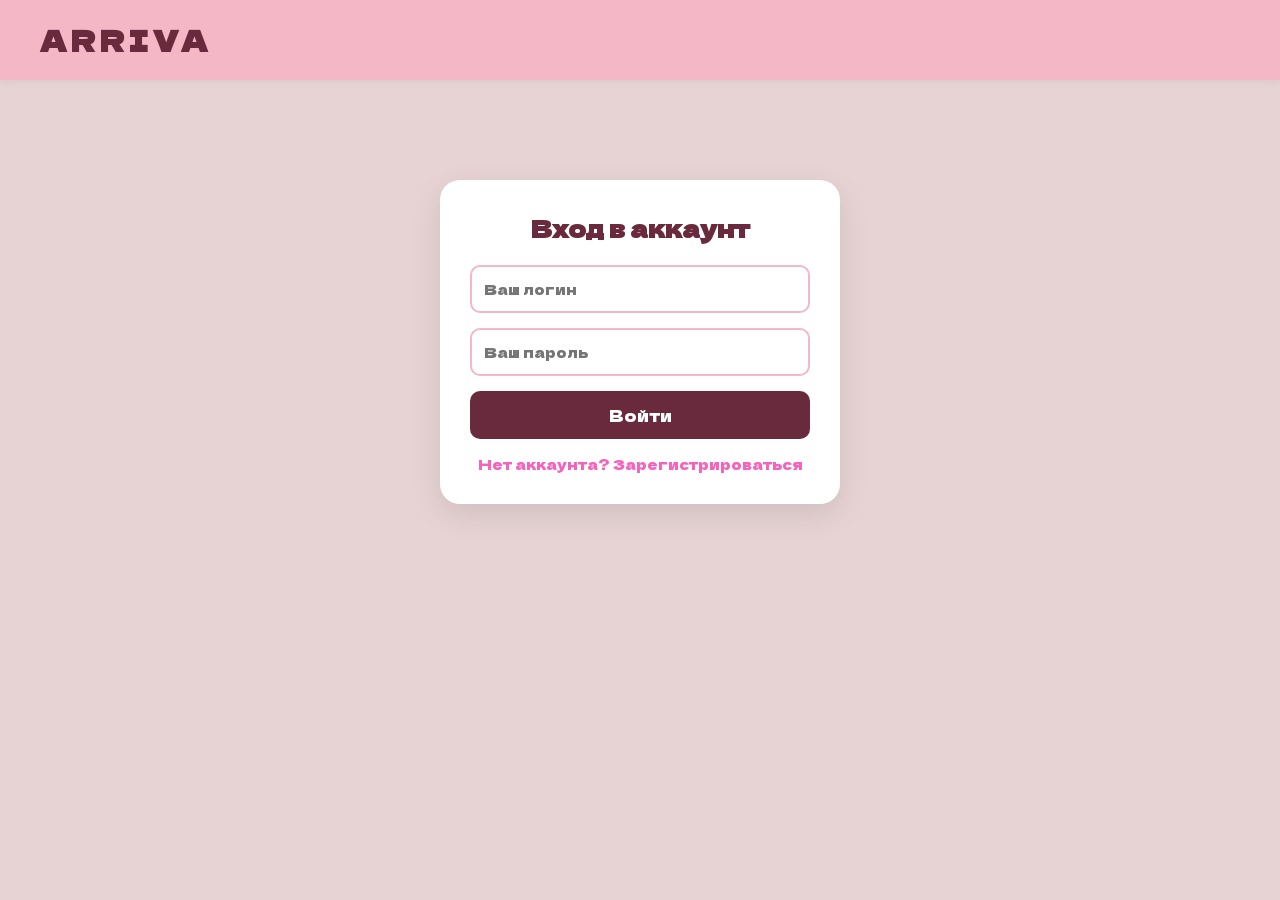
<file: admin.html>
<!DOCTYPE html>
<html lang="ru">
<head>
    <meta charset="UTF-8">
    <meta name="viewport" content="width=device-width, initial-scale=1.0">
    <title>АРРИВА — Вход</title>
    <link rel="stylesheet" href="style.css">
    <style>
        /* Стили только для страницы входа */
        .auth-container {
            max-width: 400px;
            margin: 100px auto;
            background: #fff;
            padding: 30px;
            border-radius: 20px;
            box-shadow: 0 10px 30px rgba(0,0,0,0.1);
        }
        .auth-container h2 {
            text-align: center;
            margin-bottom: 20px;
            color: #682a3c;
        }
        .auth-input {
            width: 100%;
            padding: 12px;
            margin-bottom: 15px;
            border: 2px solid #f3b7c6;
            border-radius: 10px;
            font-family: inherit;
            font-size: 14px;
            box-sizing: border-box;
        }
        .auth-btn {
            width: 100%;
            padding: 12px;
            background: #682a3c;
            color: #fff;
            border: none;
            border-radius: 10px;
            font-family: inherit;
            font-size: 16px;
            cursor: pointer;
            transition: background 0.3s;
        }
        .auth-btn:hover { background: #f563bd; }
        .auth-link {
            display: block;
            text-align: center;
            margin-top: 15px;
            color: #f563bd;
            text-decoration: none;
            font-size: 14px;
        }
        .error-msg {
            color: red;
            text-align: center;
            font-size: 13px;
            margin-bottom: 10px;
            display: none;
        }
    </style>
</head>
<body>

    <header>
        <div class="logo">ARRIVA</div>
    </header>

    <div class="auth-container">
        <h2>Вход в аккаунт</h2>
        <div id="error" class="error-msg"></div>
        
        <input type="text" id="login-username" class="auth-input" placeholder="Ваш логин">
        <input type="password" id="login-password" class="auth-input" placeholder="Ваш пароль">
        <button class="auth-btn" onclick="login()">Войти</button>

        <a href="#" class="auth-link" onclick="toggleView()">Нет аккаунта? Зарегистрироваться</a>
    </div>

    <!-- Блок регистрации (скрыт по умолчанию) -->
    <div class="auth-container" id="register-box" style="display: none;">
        <h2>Регистрация</h2>
        <div id="reg-error" class="error-msg"></div>

        <input type="text" id="reg-username" class="auth-input" placeholder="Придумайте логин">
        <input type="password" id="reg-password" class="auth-input" placeholder="Придумайте пароль">
        <button class="auth-btn" onclick="register()">Создать аккаунт</button>

        <a href="#" class="auth-link" onclick="toggleView()">Уже есть аккаунт? Войти</a>
    </div>

    <script>
        // ====== ЛОГИКА РЕГИСТРАЦИИ И ВХОДА ======

        // Получаем список всех пользователей из localStorage (или пустой массив, если там ничего нет)
        function getUsers() {
            return JSON.parse(localStorage.getItem('arriva_users')) || [];
        }

        // Сохраняем обновленный список пользователей
        function saveUsers(users) {
            localStorage.setItem('arriva_users', JSON.stringify(users));
        }

        // Переключение между окном Входа и Регистрации
        function toggleView() {
            const loginBox = document.querySelector('.auth-container');
            const regBox = document.getElementById('register-box');
            
            if (loginBox.style.display === 'none') {
                loginBox.style.display = 'block';
                regBox.style.display = 'none';
            } else {
                loginBox.style.display = 'none';
                regBox.style.display = 'block';
            }
        }

        // Функция РЕГИСТРАЦИИ
        function register() {
            const username = document.getElementById('reg-username').value.trim();
            const password = document.getElementById('reg-password').value;
            const errorBox = document.getElementById('reg-error');

            if (!username || !password) {
                errorBox.textContent = "Заполните все поля!";
                errorBox.style.display = 'block';
                return;
            }

            const users = getUsers();

            // Проверка на уникальность логина
            const userExists = users.find(u => u.username.toLowerCase() === username.toLowerCase());
            if (userExists) {
                errorBox.textContent = "Этот логин уже занят!";
                errorBox.style.display = 'block';
                return;
            }   

            // Добавляем нового пользователя
            // Первый зарегистрированный пользователь автоматически становится админом
            const isFirstUser = users.length === 0;
            users.push({ 
                username: username, 
                password: password,
                isAdmin: isFirstUser 
            });
            saveUsers(users);

            // Автоматически логиним пользователя после регистрации
            localStorage.setItem('arriva_currentUser', username);
            alert("Вы успешно зарегистрированы!");
            window.location.href = "index.html";
        }

        // Функция ВХОДА
        function login() {
            const username = document.getElementById('login-username').value.trim();
            const password = document.getElementById('login-password').value;
            const errorBox = document.getElementById('error');

            const users = getUsers();
            const user = users.find(u => u.username.toLowerCase() === username.toLowerCase() && u.password === password);

            if (user) {
                localStorage.setItem('arriva_currentUser', user.username);
                window.location.href = "index.html";
            } else {
                errorBox.textContent = "Неверный логин или пароль.";
                errorBox.style.display = 'block';
            }
        }
    </script>
</body>
</html>
</file>
<file: style.css>
/* Подключаем шрифт */
@import url('https://fonts.googleapis.com/css2?family=Dela+Gothic+One&display=swap');

* {
    margin: 0;
    padding: 0;
    box-sizing: border-box;
    font-family: "Dela Gothic One", sans-serif;
}

body {
    background: #e7d3d3;
    color: #222;
}

/* ===== ШАПКА ===== */
header {
    position: sticky;
    top: 0;
    z-index: 100;
    background: #f3b7c6;
    padding: 20px 40px;
    box-shadow: 0 2px 8px rgba(0,0,0,0.05);
}

.logo {
    font-size: 28px;
    font-weight: 900;
    color: #682a3c;
    letter-spacing: 5px;
}

/* ===== ОСНОВНАЯ ОБЛАСТЬ ===== */
main {
    padding: 30px 40px;
    max-width: 1400px;
    margin: 0 auto;
}

.section-title {
    color: #8a7575;
    font-size: 24px;
    margin-bottom: 25px;
    font-weight: 700;
}

/* ===== СЕТКА ===== */
.grid {
    display: flex;
    flex-wrap: wrap;
    gap: 20px;
    justify-content: center;
}

.card-wrap {
    width: calc(25% - 20px);
    min-width: 240px;
    position: relative;
}

.card {
    display: block;
    border-radius: 16px;
    overflow: hidden;
    background: #f8f7f7;
    cursor: pointer;
    box-shadow: 0 2px 6px rgba(255, 165, 165, 0.793);
    transition: transform 0.2s, box-shadow 0.2s;
}

.card:hover {
    transform: translateY(-4px);
    box-shadow: 0 8px 20px rgba(0, 251, 255, 0.438);
}

.card img {
    width: 100%;
    height: auto;
    display: block;
}

/* Прячем чекбоксы */
.open-checkbox {
    display: none;
}

/* ===== МОДАЛЬНОЕ ОКНО ===== */
.detail {
    display: none;
    position: fixed;
    inset: 0;
    background: rgba(0,0,0,0.7);
    z-index: 200;
    padding: 20px;
    align-items: center;
    justify-content: center;
}

/* ВОТ ТУТ МАГИЯ: привязываем каждый чекбокс к его окну */
#open1:checked ~ .detail-1,
#open2:checked ~ .detail-2,
#open3:checked ~ .detail-3,
#open4:checked ~ .detail-4,
#open5:checked ~ .detail-5,
#open6:checked ~ .detail-6,
#open7:checked ~ .detail-7,
#open8:checked ~ .detail-8,
#open9:checked ~ .detail-9,
#open10:checked ~ .detail-10,
#open11:checked ~ .detail-11,
#open12:checked ~ .detail-12,
#open13:checked ~ .detail-13,
#open14:checked ~ .detail-14,
#open15:checked ~ .detail-15,
#open16:checked ~ .detail-16,
#open17:checked ~ .detail-17,
#open18:checked ~ .detail-18,
#open19:checked ~ .detail-19,
#open20:checked ~ .detail-20,
#open21:checked ~ .detail-21,
#open22:checked ~ .detail-22 {
    display: flex;
}

.detail-box {
    background: #dfbdc7dc;
    border-radius: 20px;
    max-width: 900px;
    width: 100%;
    max-height: 90vh;
    overflow: hidden; 
    display: flex;
    flex-direction: column;
    position: relative;
}

@media (min-width: 700px) {
    .detail-box {
        flex-direction: row;
    }
}

.detail-box img {
    width: 100%;
    max-height: 60vh;
    object-fit: contain;
    background: #f0f0f0;
}

@media (min-width: 700px) {
    .detail-box img {
        width: 55%;
        max-height: 90vh;
        border-radius: 20px 0 0 20px;
    }
}

.detail-info {
    padding: 30px;
    flex: 1;
    display: flex;
    flex-direction: column;
    justify-content: center;
    overflow-y: auto;
}

.detail-info h2 {
    color: #616161d5;
    font-size: 26px;
    margin-bottom: 15px;
}

.detail-info p {
    color: #000000;
    line-height: 1.6;
    font-size: 16px;
}

.detail-close {
    position: absolute;
    top: 15px;
    right: 15px;
    width: 40px;
    height: 40px;
    border-radius: 50%;
    background: #96516bc4;
    color: #2b0114;
    font-size: 18px;
    font-weight: bold;
    display: flex;
    align-items: center;
    justify-content: center;
    cursor: pointer;
    box-shadow: 0 2px 10px rgba(7, 7, 7, 0.308);
    z-index: 10;
    transition: background 0.2s;
}

.detail-close:hover {
    background: #79203bdc;
}

/* ===== КНОПКА ПЛЕЕРА ===== */
.play-btn {
    background: #96516bc4;
    color: #fff;
    border: none;
    padding: 12px 24px;
    border-radius: 30px;
    font-size: 16px;
    font-family: "Dela Gothic One", sans-serif;
    cursor: pointer;
    transition: background 0.3s, transform 0.2s;
    margin-top: 10px;
    width: fit-content;
}

.play-btn:hover {
    background: #79203bdc;
    transform: scale(1.05);
}
</file>
